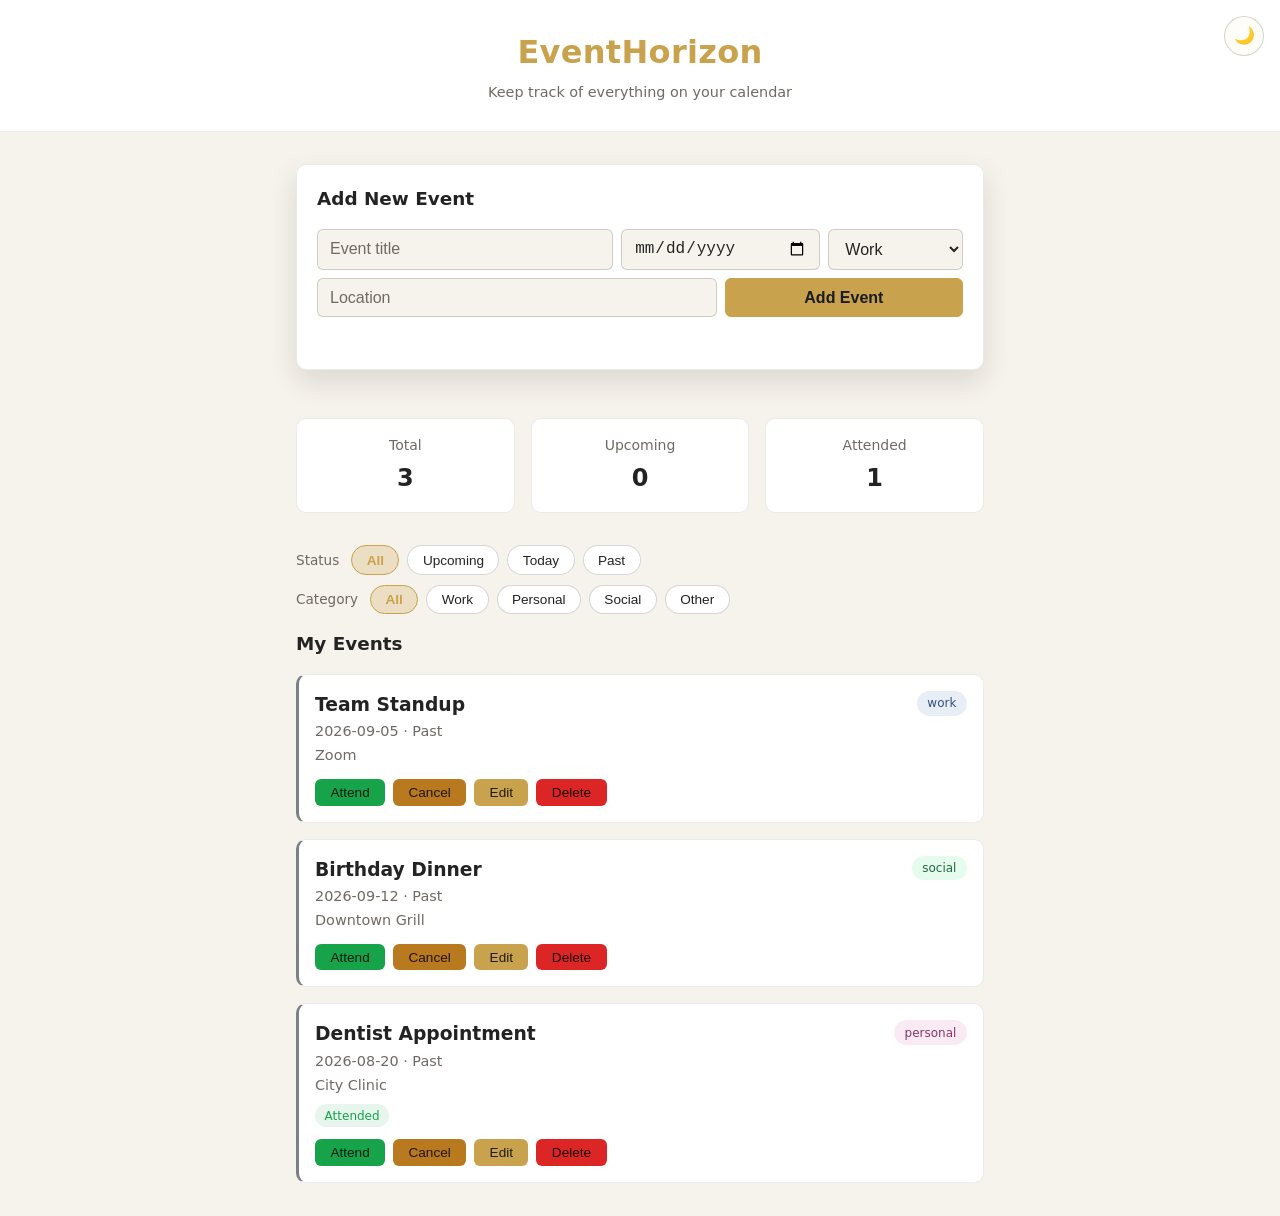
<file: eventHorizo/advanced one/index.html>
<!DOCTYPE html>
<html lang="en">
<head>
  <meta charset="UTF-8">
  <meta name="viewport" content="width=device-width, initial-scale=1.0">
  <title>EventHorizon</title>
  <link rel="stylesheet" href="index.css">
</head>

<body>

  <header class="app-header">

    <button
      id="themeToggle"
      class="theme-toggle"
      type="button"
      aria-label="Switch to dark mode"
      title="Toggle theme"
    >
      <span aria-hidden="true" id="themeToggleIcon">🌙</span>
    </button>

    <h1>EventHorizon</h1>
    <p>Keep track of everything on your calendar</p>

  </header>


  <main class="container">

    <section class="form-section">

      <h2 id="formTitle">Add New Event</h2>

      <form id="eventForm">

        <input
          type="text"
          id="eventTitle"
          placeholder="Event title"
          required
          maxlength="50"
        >

        <input
          type="date"
          id="eventDate"
          required
        >

        <select id="eventCategory">
          <option value="work">Work</option>
          <option value="personal">Personal</option>
          <option value="social">Social</option>
          <option value="other">Other</option>
        </select>

        <input
          type="text"
          id="eventLocation"
          placeholder="Location"
          required
          maxlength="50"
        >

        <button type="submit" id="submitButton">
          Add Event
        </button>

      </form>

      <p id="formMessage" class="message"></p>

    </section>


    <section class="stats">

      <div class="stat-card">
        <span class="stat-label">Total</span>
        <span class="stat-value" id="totalEvents">0</span>
      </div>

      <div class="stat-card">
        <span class="stat-label">Upcoming</span>
        <span class="stat-value" id="upcomingEvents">0</span>
      </div>

      <div class="stat-card">
        <span class="stat-label">Attended</span>
        <span class="stat-value" id="attendedEvents">0</span>
      </div>

    </section>


    <section class="filter-section">

      <div class="filter-group">

        <span class="filter-label">Status</span>

        <button
          class="filter-btn status-filter-btn active"
          data-status-filter="all"
        >
          All
        </button>

        <button
          class="filter-btn status-filter-btn"
          data-status-filter="upcoming"
        >
          Upcoming
        </button>

        <button
          class="filter-btn status-filter-btn"
          data-status-filter="today"
        >
          Today
        </button>

        <button
          class="filter-btn status-filter-btn"
          data-status-filter="past"
        >
          Past
        </button>

      </div>


      <div class="filter-group">

        <span class="filter-label">Category</span>

        <button
          class="filter-btn category-filter-btn active"
          data-category-filter="all"
        >
          All
        </button>

        <button
          class="filter-btn category-filter-btn"
          data-category-filter="work"
        >
          Work
        </button>

        <button
          class="filter-btn category-filter-btn"
          data-category-filter="personal"
        >
          Personal
        </button>

        <button
          class="filter-btn category-filter-btn"
          data-category-filter="social"
        >
          Social
        </button>

        <button
          class="filter-btn category-filter-btn"
          data-category-filter="other"
        >
          Other
        </button>

      </div>

    </section>


    <section class="event-list">
      <h2>My Events</h2>
    </section>

  </main>


  <script src="index.js"></script>

</body>
</html>
</file>
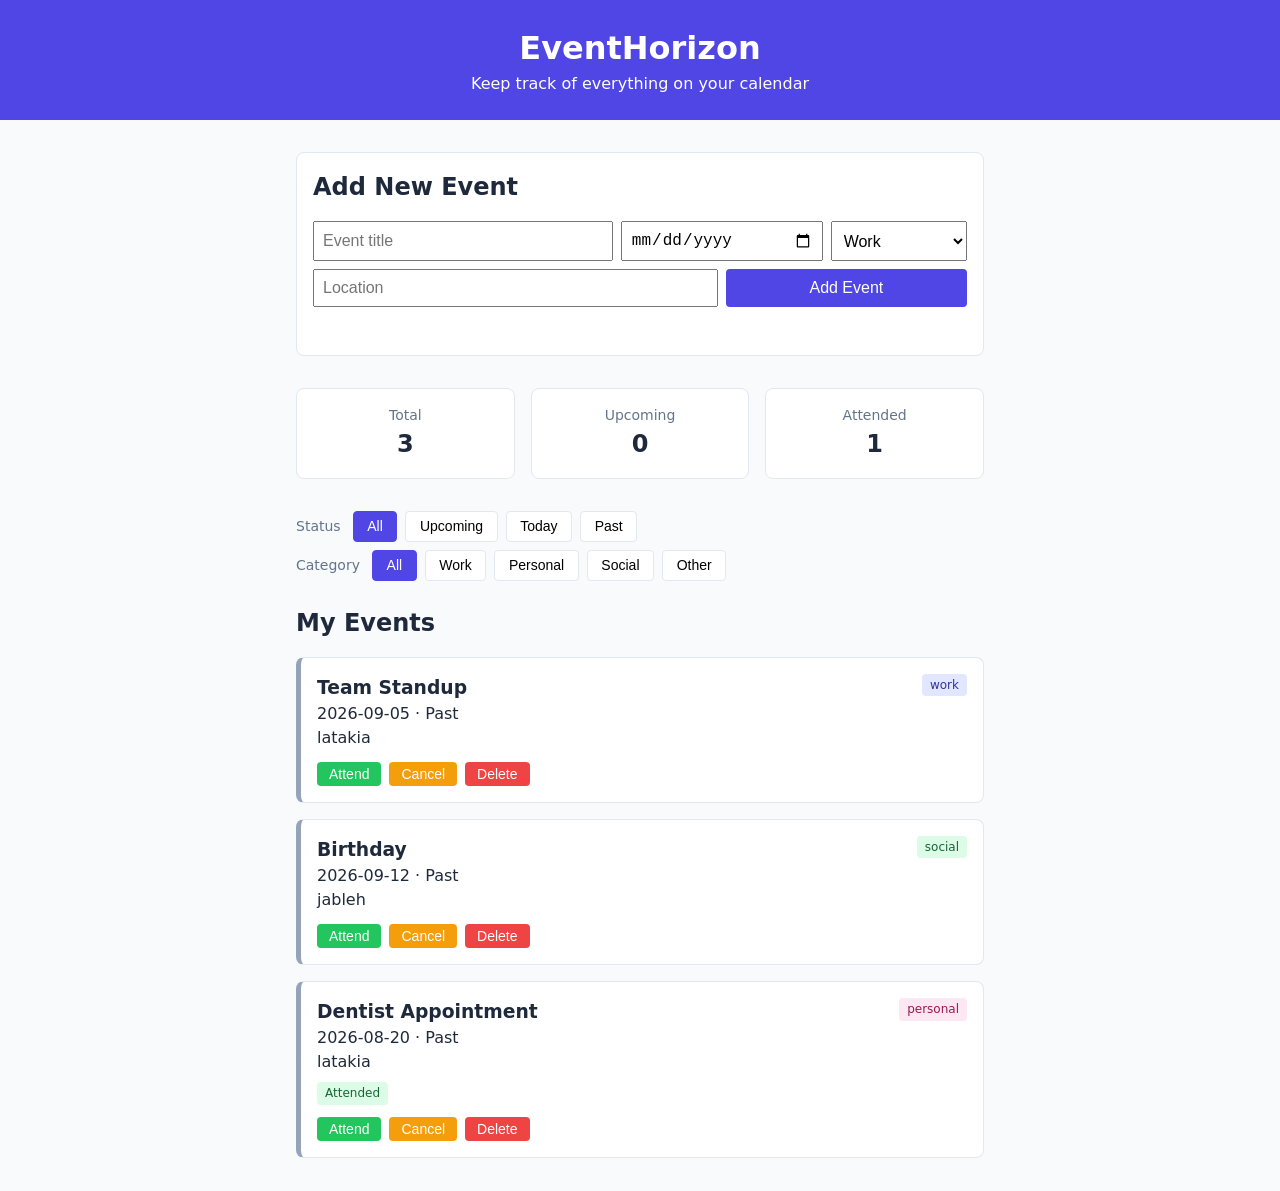
<file: eventHorizo/EventHorizo/index.html>
<!DOCTYPE html>
<html lang="en">
<head>
  <meta charset="UTF-8">
  <meta name="viewport" content="width=device-width, initial-scale=1.0">
  <title>EventHorizon</title>
  <link rel="stylesheet" href="style.css">
</head>
<body>
  <header class="app-header">
    <h1>EventHorizon</h1>
    <p>Keep track of everything on your calendar</p>
  </header>

  <main class="container">

    <section class="form-section">
      <h2>Add New Event</h2>
      <form id="eventForm">
        <input type="text" id="eventTitle" placeholder="Event title" required maxlength="50">
        <input type="date" id="eventDate" required>
        <select id="eventCategory">
          <option value="work">Work</option>
          <option value="personal">Personal</option>
          <option value="social">Social</option>
          <option value="other">Other</option>
        </select>
        <input type="text" id="eventLocation" placeholder="Location" required maxlength="50">
        <button type="submit">Add Event</button>
      </form>
      <p id="formMessage" class="message"></p>
    </section>

    <section class="stats">
      <div class="stat-card">
        <span class="stat-label">Total</span>
        <span class="stat-value" id="totalEvents">0</span>
      </div>
      <div class="stat-card">
        <span class="stat-label">Upcoming</span>
        <span class="stat-value" id="upcomingEvents">0</span>
      </div>
      <div class="stat-card">
        <span class="stat-label">Attended</span>
        <span class="stat-value" id="attendedEvents">0</span>
      </div>
    </section>

    <section class="filter-section">
      <div class="filter-group">
        <span class="filter-label">Status</span>
        <button class="filter-btn status-filter-btn active" data-status-filter="all">All</button>
        <button class="filter-btn status-filter-btn" data-status-filter="upcoming">Upcoming</button>
        <button class="filter-btn status-filter-btn" data-status-filter="today">Today</button>
        <button class="filter-btn status-filter-btn" data-status-filter="past">Past</button>
      </div>
      <div class="filter-group">
        <span class="filter-label">Category</span>
        <button class="filter-btn category-filter-btn active" data-category-filter="all">All</button>
        <button class="filter-btn category-filter-btn" data-category-filter="work">Work</button>
        <button class="filter-btn category-filter-btn" data-category-filter="personal">Personal</button>
        <button class="filter-btn category-filter-btn" data-category-filter="social">Social</button>
        <button class="filter-btn category-filter-btn" data-category-filter="other">Other</button>
      </div>
    </section>

    <section class="event-list">
      <h2>My Events</h2>
    </section>

  </main>

  <script src="script.js"></script>
</body>
</html>
</file>
<file: eventHorizo/advanced one/index.css>
:root {
  --gold: #c9a24d;
  --gold-hover: #d9b968;
  --gold-soft: rgba(201, 164, 77, 0.14);
  --gold-soft-strong: rgba(201, 164, 77, 0.26);

  --upcoming: #6f93c4;
  --past: #7a7f88;

  --radius: 10px;
  --transition-fast: 150ms ease;
  --transition-base: 200ms ease;
}



:root,
[data-theme="light"] {
  --bg: #f6f3ec;
  --card-bg: #ffffff;
  --card-bg-raised: #fffdf8;
  --text: #232323;
  --muted: #6f6a63;
  --border: rgba(0, 0, 0, 0.08);
  --border-strong: rgba(0, 0, 0, 0.16);
  --button-text: #1b1c20;
  --shadow-color: rgba(30, 22, 8, 0.12);

  --danger: #dc2626;
  --danger-soft: rgba(220, 38, 38, 0.1);
  --success: #16a34a;
  --success-soft: rgba(22, 163, 74, 0.1);
  --warning: #b8791f;

  color-scheme: light;
}



[data-theme="dark"] {
  --bg: #121316;
  --card-bg: #1b1c20;
  --card-bg-raised: #202227;
  --text: #eef0f3;
  --muted: #9a9fa6;
  --border: rgba(255, 255, 255, 0.08);
  --border-strong: rgba(255, 255, 255, 0.16);
  --button-text: #17181b;
  --shadow-color: rgba(0, 0, 0, 0.45);

  --danger: #f87171;
  --danger-soft: rgba(248, 113, 113, 0.16);
  --success: #4ade80;
  --success-soft: rgba(74, 222, 128, 0.16);
  --warning: #f0a840;

  color-scheme: dark;
}


* {
  box-sizing: border-box;
  margin: 0;
  padding: 0;
}


body {
  font-family: system-ui, -apple-system, BlinkMacSystemFont,
    'Segoe UI', Roboto, sans-serif;

  background-color: var(--bg);

  color: var(--text);

  line-height: 1.5;

  transition:
    background-color var(--transition-base),
    color var(--transition-base);
}




.app-header {
  position: relative;

  background-color: var(--card-bg);

  border-bottom: 1px solid var(--border);

  color: var(--text);

  padding: 1.75rem 1.5rem;

  text-align: center;

  transition:
    background-color var(--transition-base),
    border-color var(--transition-base);
}


.app-header h1 {
  color: var(--gold);

  letter-spacing: 0.01em;
}


.app-header p {
  color: var(--muted);

  margin-top: 0.35rem;

  font-size: 0.9rem;
}




.theme-toggle {
  position: absolute;

  top: 1rem;

  right: 1rem;

  width: 2.5rem;

  height: 2.5rem;

  display: flex;

  align-items: center;

  justify-content: center;

  border-radius: 50%;

  border: 1px solid var(--border-strong);

  background-color: var(--card-bg-raised);

  color: var(--text);

  font-size: 1.05rem;

  line-height: 1;

  cursor: pointer;

  transition:
    background-color var(--transition-base),
    border-color var(--transition-base),
    transform var(--transition-fast);
}


.theme-toggle:hover {
  border-color: var(--gold);

  background-color: var(--gold-soft);
}


.theme-toggle:active {
  transform: scale(0.94);
}




.container {
  max-width: 720px;

  margin: 2rem auto;

  padding: 0 1rem;
}




.form-section {
  background: var(--card-bg);

  border: 1px solid var(--border);

  border-radius: var(--radius);

  padding: 1.25rem;

  margin-bottom: 3rem;

  box-shadow:
    0 12px 28px var(--shadow-color);

  transition:
    border-color var(--transition-base),
    box-shadow var(--transition-base);
}


.form-section:focus-within {
  border-color: var(--gold);
}


.form-section h2 {
  margin-bottom: 1rem;

  font-size: 1.15rem;
}


#eventForm {
  display: flex;

  flex-wrap: wrap;

  gap: 0.5rem;
}


#eventForm input,
#eventForm select,
#eventForm button {
  padding: 0.6rem 0.75rem;

  font-size: 1rem;

  border-radius: 6px;

  border: 1px solid var(--border-strong);

  background-color: var(--bg);

  color: var(--text);

  transition:
    border-color var(--transition-fast),
    box-shadow var(--transition-fast),
    background-color var(--transition-fast);
}


#eventForm input::placeholder {
  color: var(--muted);
}


#eventForm input[type="text"] {
  flex: 1 1 40%;
}


#eventForm input[type="date"] {
  flex: 1 1 25%;
}


#eventForm select {
  flex: 1 1 15%;
}


#eventForm button {
  flex: 1 1 15%;

  background-color: var(--gold);

  color: var(--button-text);

  border: 1px solid var(--gold);

  font-weight: 600;

  cursor: pointer;
}


#eventForm button:hover {
  background-color: var(--gold-hover);
}


#eventForm input:focus,
#eventForm select:focus {
  outline: none;

  border-color: var(--gold);

  box-shadow:
    0 0 0 3px var(--gold-soft);
}



.message {
  margin-top: 0.75rem;

  min-height: 1.25rem;

  font-size: 0.875rem;
}


.message.error {
  color: var(--danger);
}


.message.success {
  color: var(--success);
}



.stats {
  display: grid;

  grid-template-columns: repeat(3, 1fr);

  gap: 1rem;

  margin-bottom: 2rem;
}


.stat-card {
  background: var(--card-bg);

  border: 1px solid var(--border);

  border-radius: var(--radius);

  padding: 1rem;

  text-align: center;
}


.stat-label {
  display: block;

  color: var(--muted);

  font-size: 0.875rem;
}


.stat-value {
  display: block;

  font-size: 1.5rem;

  font-weight: 700;

  color: var(--text);

  margin-top: 0.25rem;
}



.filter-section {
  margin-bottom: 1rem;
}


.filter-group {
  display: flex;

  align-items: center;

  flex-wrap: wrap;

  gap: 0.5rem;

  margin-bottom: 0.6rem;
}


.filter-label {
  font-size: 0.85rem;

  color: var(--muted);

  margin-right: 0.25rem;
}


.filter-btn {
  padding: 0.4rem 0.9rem;

  border: 1px solid var(--border-strong);

  background-color: var(--card-bg);

  color: var(--text);

  border-radius: 999px;

  cursor: pointer;

  font-size: 0.85rem;

  transition:
    background-color var(--transition-base),
    border-color var(--transition-base),
    color var(--transition-base);
}


.filter-btn:hover {
  background-color: var(--gold-soft);

  border-color: var(--gold);
}


.filter-btn.active {
  background-color: var(--gold-soft-strong);

  border-color: var(--gold);

  color: var(--gold);

  font-weight: 600;
}




.event-list {
  margin-top: 0.5rem;
}


.event-list h2 {
  margin-bottom: 1rem;

  font-size: 1.15rem;
}


.event-card {
  background: var(--card-bg);

  border: 1px solid var(--border);

  border-radius: var(--radius);

  padding: 1rem;

  margin-bottom: 1rem;

  transition:
    border-color var(--transition-base),
    box-shadow var(--transition-base);
}


.event-card:hover {
  border-color: var(--border-strong);

  box-shadow:
    0 6px 16px var(--shadow-color);
}


.status-upcoming {
  border-left: 3px solid var(--upcoming);
}


.status-today {
  border-left: 3px solid var(--gold);
}


.status-past {
  border-left: 3px solid var(--past);
}


.event-card-top {
  display: flex;

  justify-content: space-between;

  align-items: flex-start;

  gap: 0.5rem;

  flex-wrap: wrap;
}


.event-card p {
  color: var(--muted);

  font-size: 0.9rem;

  margin-top: 0.15rem;
}




.category-tag {
  display: inline-block;

  padding: 0.15rem 0.6rem;

  border-radius: 999px;

  font-size: 0.75rem;

  white-space: nowrap;

  border: 1px solid transparent;
}


.category-work {
  background-color: rgba(111, 147, 196, 0.16);

  color: #35507e;
}


.category-personal {
  background-color: rgba(214, 122, 178, 0.16);

  color: #8a3568;
}


.category-social {
  background-color: rgba(74, 222, 128, 0.14);

  color: #206b3d;
}


.category-other {
  background-color: rgba(154, 159, 166, 0.16);

  color: var(--muted);
}


[data-theme="dark"] .category-work {
  color: #8fb0dc;
}


[data-theme="dark"] .category-personal {
  color: #e0a0c9;
}


[data-theme="dark"] .category-social {
  color: #7fe0a4;
}


.status-today .category-tag {
  border-color: var(--gold);
}




.attendance-tag {
  display: inline-block;

  padding: 0.15rem 0.6rem;

  border-radius: 999px;

  font-size: 0.75rem;

  margin-top: 0.5rem;
}


.attendance-attended {
  background-color: var(--success-soft);

  color: var(--success);
}


.attendance-cancelled {
  background-color: var(--danger-soft);

  color: var(--danger);
}



.event-actions {
  margin-top: 0.75rem;

  display: flex;

  gap: 0.5rem;

  flex-wrap: wrap;
}


.event-actions button {
  padding: 0.3rem 0.9rem;

  border: 1px solid transparent;

  border-radius: 6px;

  cursor: pointer;

  font-size: 0.85rem;

  transition:
    filter var(--transition-fast),
    transform var(--transition-fast);
}


.event-actions button:hover {
  filter: brightness(1.08);
}


.event-actions button:active {
  transform: translateY(1px);
}


.attend-btn {
  background-color: var(--success);

  color: #0d1a10;
}


.cancel-btn {
  background-color: var(--warning);

  color: #211505;
}


/* EDIT BUTTON */

.edit-btn {
  background-color: var(--gold);

  color: #211a0b;
}


.delete-btn {
  background-color: var(--danger);

  color: #200a0a;
}



.empty-state {
  color: var(--muted);

  text-align: center;

  padding: 2.5rem 1rem;
}




button:focus-visible,
input:focus-visible,
select:focus-visible {
  outline: 2px solid var(--gold);

  outline-offset: 2px;
}


@media (prefers-reduced-motion: reduce) {

  * {
    transition-duration: 0.001ms !important;

    animation-duration: 0.001ms !important;
  }
}



@media (max-width: 480px) {

  .stats {
    grid-template-columns: 1fr;
  }


  #eventForm input,
  #eventForm select,
  #eventForm button {
    flex: 1 1 100%;
  }


  .theme-toggle {
    top: 0.75rem;

    right: 0.75rem;
  }
}
</file>
<file: eventHorizo/EventHorizo/style.css>
:root {
  --primary: #4f46e5;
  --bg: #f8fafc;
  --card-bg: #ffffff;
  --text: #1e293b;
  --muted: #64748b;
}

* {
  box-sizing: border-box;
  margin: 0;
  padding: 0;
}

body {
  font-family: system-ui, -apple-system, BlinkMacSystemFont, 'Segoe UI', Roboto, sans-serif;
  background-color: var(--bg);
  color: var(--text);
  line-height: 1.5;
}

.app-header {
  background-color: var(--primary);
  color: white;
  padding: 1.5rem;
  text-align: center;
}

.container {
  max-width: 720px;
  margin: 2rem auto;
  padding: 0 1rem;
}

.form-section {
  background: var(--card-bg);
  border: 1px solid #e2e8f0;
  border-radius: 8px;
  padding: 1rem;
  margin-bottom: 2rem;
}

.form-section h2 {
  margin-bottom: 1rem;
}

#eventForm {
  display: flex;
  flex-wrap: wrap;
  gap: 0.5rem;
}

#eventForm input,
#eventForm select,
#eventForm button {
  padding: 0.5rem;
  font-size: 1rem;
}

#eventForm input[type="text"] {
  flex: 1 1 40%;
}

#eventForm input[type="date"] {
  flex: 1 1 25%;
}

#eventForm select {
  flex: 1 1 15%;
}

#eventForm button {
  flex: 1 1 15%;
  background-color: var(--primary);
  color: white;
  border: none;
  border-radius: 4px;
  cursor: pointer;
}

#eventForm button:hover {
  background-color: #4338ca;
}

.message {
  margin-top: 0.75rem;
  min-height: 1.25rem;
  font-size: 0.875rem;
}

.message.error {
  color: #dc2626;
}

.message.success {
  color: #16a34a;
}

.stats {
  display: grid;
  grid-template-columns: repeat(3, 1fr);
  gap: 1rem;
  margin-bottom: 2rem;
}

.stat-card {
  background: var(--card-bg);
  border: 1px solid #e2e8f0;
  border-radius: 8px;
  padding: 1rem;
  text-align: center;
}

.stat-label {
  display: block;
  color: var(--muted);
  font-size: 0.875rem;
}

.stat-value {
  display: block;
  font-size: 1.5rem;
  font-weight: bold;
}

.filter-section {
  margin-bottom: 1.5rem;
}

.filter-group {
  display: flex;
  align-items: center;
  flex-wrap: wrap;
  gap: 0.5rem;
  margin-bottom: 0.5rem;
}

.filter-label {
  font-size: 0.875rem;
  color: var(--muted);
  margin-right: 0.25rem;
}

.filter-btn {
  padding: 0.4rem 0.85rem;
  border: 1px solid #e2e8f0;
  background-color: white;
  border-radius: 4px;
  cursor: pointer;
  font-size: 0.875rem;
}

.filter-btn.active {
  background-color: var(--primary);
  color: white;
  border-color: var(--primary);
}

.event-list h2 {
  margin-bottom: 1rem;
}

.event-card {
  background: var(--card-bg);
  border: 1px solid #e2e8f0;
  border-radius: 8px;
  padding: 1rem;
  margin-bottom: 1rem;
}

.status-upcoming {
  border-left: 5px solid #3b82f6;
}

.status-today {
  border-left: 5px solid #f59e0b;
}

.status-past {
  border-left: 5px solid #94a3b8;
}

.event-card-top {
  display: flex;
  justify-content: space-between;
  align-items: flex-start;
  gap: 0.5rem;
  flex-wrap: wrap;
}

.category-tag {
  display: inline-block;
  padding: 0.15rem 0.5rem;
  border-radius: 4px;
  font-size: 0.75rem;
  white-space: nowrap;
}

.category-work {
  background-color: #e0e7ff;
  color: #3730a3;
}

.category-personal {
  background-color: #fce7f3;
  color: #9d174d;
}

.category-social {
  background-color: #dcfce7;
  color: #166534;
}

.category-other {
  background-color: #f1f5f9;
  color: #475569;
}

.attendance-tag {
  display: inline-block;
  padding: 0.15rem 0.5rem;
  border-radius: 4px;
  font-size: 0.75rem;
  margin-top: 0.5rem;
}

.attendance-attended {
  background-color: #dcfce7;
  color: #166534;
}

.attendance-cancelled {
  background-color: #fee2e2;
  color: #991b1b;
}

.event-actions {
  margin-top: 0.75rem;
  display: flex;
  gap: 0.5rem;
  flex-wrap: wrap;
}

.event-actions button {
  padding: 0.25rem 0.75rem;
  border: none;
  border-radius: 4px;
  cursor: pointer;
  font-size: 0.875rem;
}

.attend-btn {
  background-color: #22c55e;
  color: white;
}

.cancel-btn {
  background-color: #f59e0b;
  color: white;
}

.delete-btn {
  background-color: #ef4444;
  color: white;
}

.empty-state {
  color: var(--muted);
  text-align: center;
  padding: 2rem;
}

@media (max-width: 480px) {
  .stats {
    grid-template-columns: 1fr;
  }

  #eventForm input,
  #eventForm select,
  #eventForm button {
    flex: 1 1 100%;
  }
}
</file>
